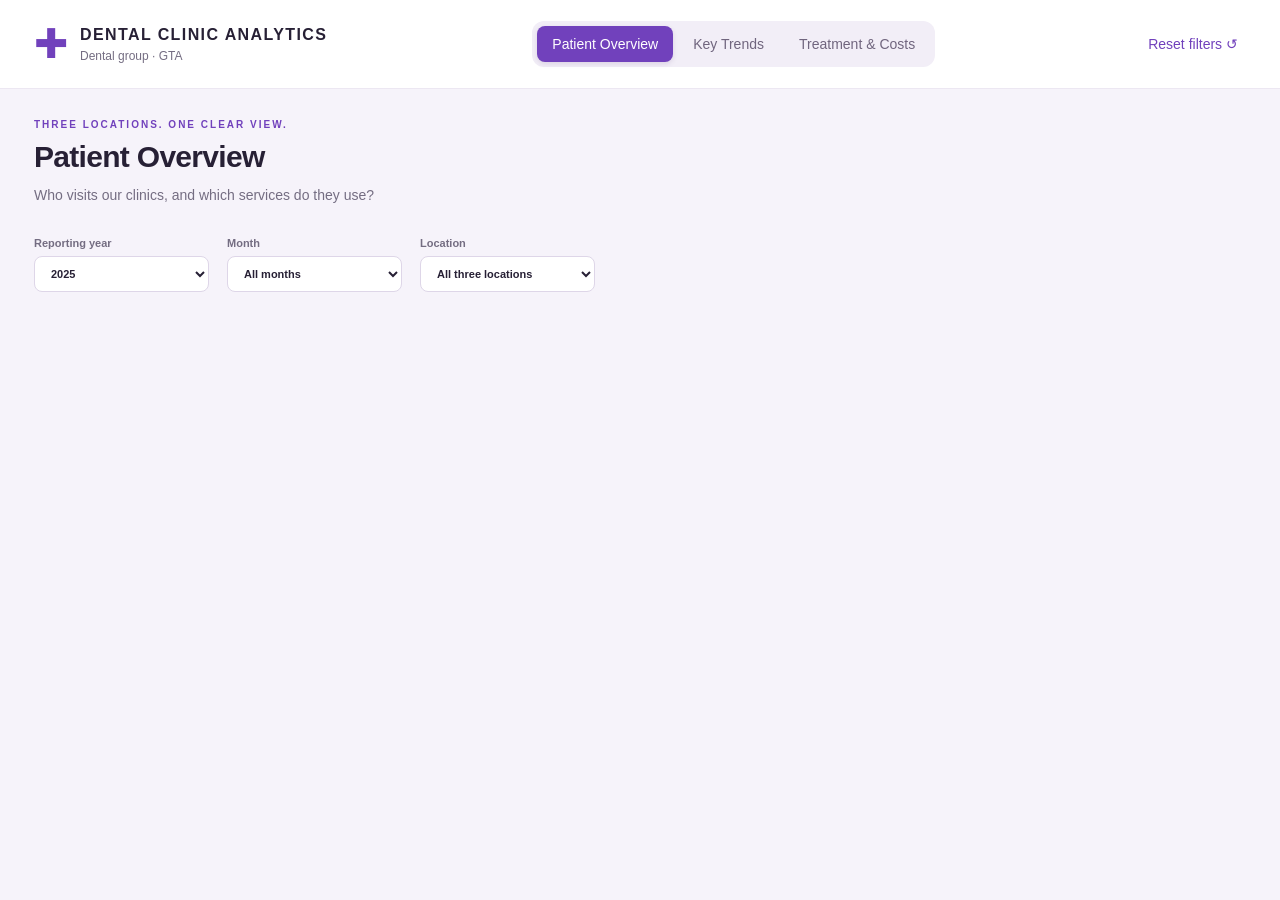
<file: index.html>
<!doctype html><html lang="en"><meta charset="utf-8"><meta http-equiv="refresh" content="0;url=dashboard/index.html"><title>Dental Clinic Analytics</title><a href="dashboard/index.html">Open Dental Clinic Analytics</a></html>
</file>
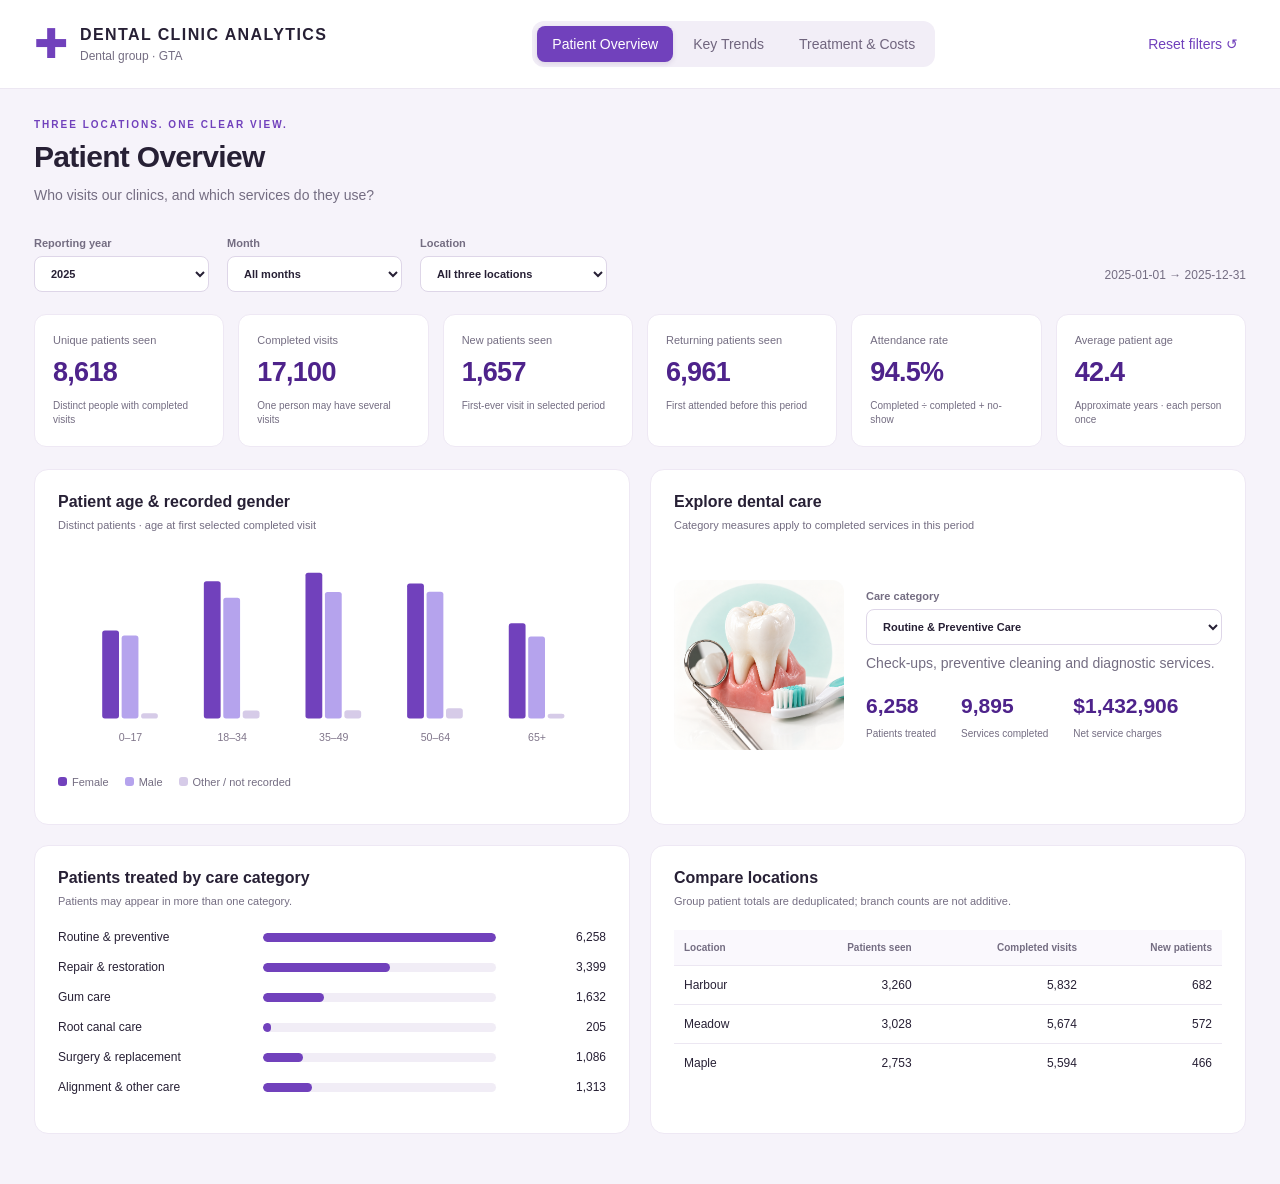
<file: dashboard/index.html>
<!doctype html><html lang="en"><head><meta charset="utf-8"><meta name="viewport" content="width=device-width,initial-scale=1"><title>Dental Clinic Analytics</title><link rel="stylesheet" href="style.css"></head><body>
<header><div class="brand"><span class="brand-mark" aria-hidden="true">✚</span><div><strong>DENTAL CLINIC ANALYTICS</strong><span>Dental group · GTA</span></div></div><nav aria-label="Dashboard pages"><button class="tab active" data-page="overview" aria-current="page">Patient Overview</button><button class="tab" data-page="trends">Key Trends</button><button class="tab" data-page="finance">Treatment &amp; Costs</button></nav><button id="reset" class="quiet">Reset filters ↺</button></header>
<main><div class="heading"><div><div class="eyebrow">THREE LOCATIONS. ONE CLEAR VIEW.</div><h1 id="title">Patient Overview</h1><p id="subtitle">Who visits our clinics, and which services do they use?</p></div></div>
<div class="filters"><label>Reporting year<select id="year"><option value="all">All years</option><option>2024</option><option selected>2025</option></select></label><label>Month<select id="month"><option value="all">All months</option></select></label><label>Location<select id="location"><option value="all">All three locations</option></select></label><div id="period" aria-live="polite"></div></div>
<section id="metrics" class="metrics" aria-label="Key measures"></section>

<div id="content" aria-live="polite"></div>

</main>

<script src="data.js"></script><script src="app.js"></script></body></html>
</file>
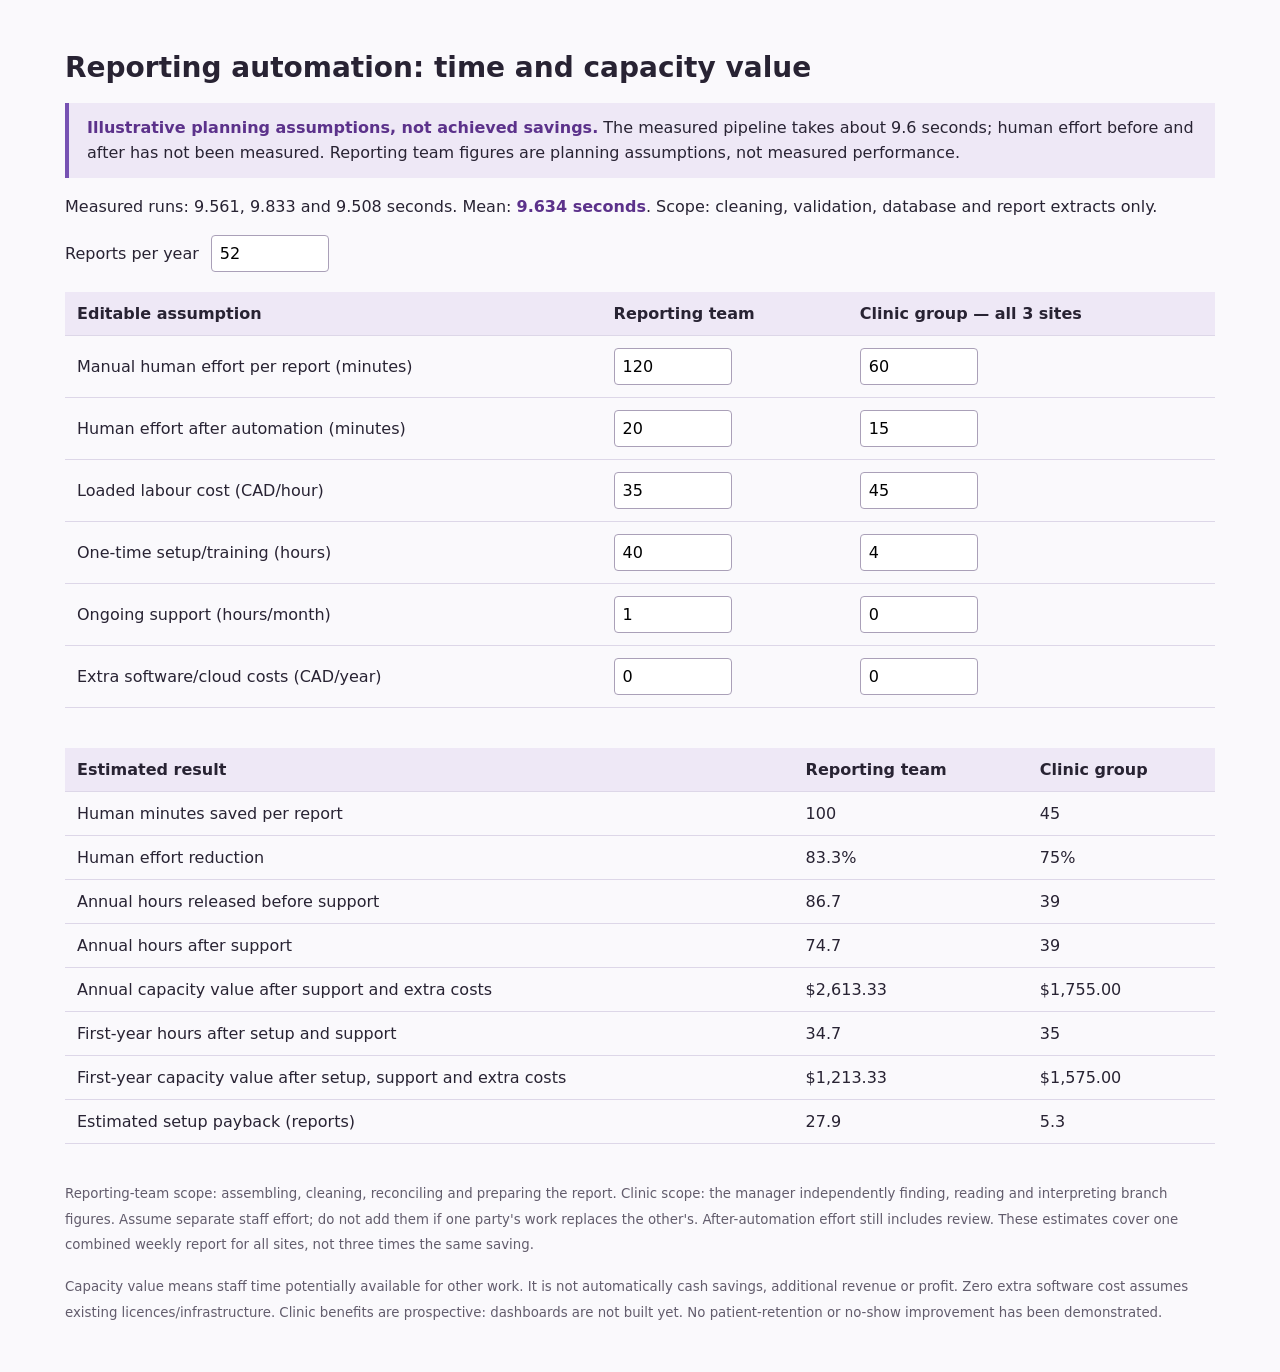
<file: savings-calculator.html>
<!doctype html>
<html lang="en"><meta charset="utf-8"><meta name="viewport" content="width=device-width,initial-scale=1">
<title>Dental analytics — savings estimate</title>
<style>
body{font:16px system-ui,sans-serif;color:#282333;background:#faf9fc;margin:0;padding:32px;max-width:1150px;margin:auto}h1{font-size:28px}p{line-height:1.6}.note{border-left:4px solid #7752b3;padding:12px 18px;background:#eee8f6}table{width:100%;border-collapse:collapse;margin:20px 0}th,td{text-align:left;padding:12px;border-bottom:1px solid #ddd7e8}th{background:#eee8f6}input{font:inherit;width:100px;padding:8px;border:1px solid #aaa0b8;border-radius:4px}label{display:inline-flex;align-items:center;gap:12px;margin-right:25px}strong{color:#5c328b}.scroll{overflow:auto}small{color:#625c6c}@media(max-width:650px){body{padding:16px}th,td{padding:9px}input{width:75px}}
</style>
<h1>Reporting automation: time and capacity value</h1>
<p class="note"><strong>Illustrative planning assumptions, not achieved savings.</strong> The measured pipeline takes about 9.6 seconds; human effort before and after has not been measured. Reporting team figures are planning assumptions, not measured performance.</p>
<p>Measured runs: 9.561, 9.833 and 9.508 seconds. Mean: <strong>9.634 seconds</strong>. Scope: cleaning, validation, database and report extracts only.</p>
<label>Reports per year <input id="weeks" type="number" min="0" value="52" step="1"></label>
<div class="scroll"><table><thead><tr><th>Editable assumption</th><th>Reporting team</th><th>Clinic group — all 3 sites</th></tr></thead><tbody>
<tr><td>Manual human effort per report (minutes)</td><td><input aria-label="Reporting-team manual minutes" id="a_before" type="number" min="0" value="120"></td><td><input aria-label="Clinic manual minutes" id="c_before" type="number" min="0" value="60"></td></tr>
<tr><td>Human effort after automation (minutes)</td><td><input aria-label="Reporting-team automated human minutes" id="a_after" type="number" min="0" value="20"></td><td><input aria-label="Clinic automated human minutes" id="c_after" type="number" min="0" value="15"></td></tr>
<tr><td>Loaded labour cost (CAD/hour)</td><td><input aria-label="Reporting-team labour cost" id="a_rate" type="number" min="0" value="35"></td><td><input aria-label="Clinic labour cost" id="c_rate" type="number" min="0" value="45"></td></tr>
<tr><td>One-time setup/training (hours)</td><td><input aria-label="Reporting-team setup hours" id="a_setup" type="number" min="0" value="40"></td><td><input aria-label="Clinic training hours" id="c_setup" type="number" min="0" value="4"></td></tr>
<tr><td>Ongoing support (hours/month)</td><td><input aria-label="Reporting-team monthly support hours" id="a_support" type="number" min="0" value="1"></td><td><input aria-label="Clinic monthly support hours" id="c_support" type="number" min="0" value="0"></td></tr>
<tr><td>Extra software/cloud costs (CAD/year)</td><td><input aria-label="Reporting-team annual extra costs" id="a_cost" type="number" min="0" value="0"></td><td><input aria-label="Clinic annual extra costs" id="c_cost" type="number" min="0" value="0"></td></tr>
</tbody></table></div>
<div id="error" role="alert"></div>
<div class="scroll"><table><thead><tr><th>Estimated result</th><th>Reporting team</th><th>Clinic group</th></tr></thead><tbody id="results"></tbody></table></div>
<p><small>Reporting-team scope: assembling, cleaning, reconciling and preparing the report. Clinic scope: the manager independently finding, reading and interpreting branch figures. Assume separate staff effort; do not add them if one party's work replaces the other's. After-automation effort still includes review. These estimates cover one combined weekly report for all sites, not three times the same saving.</small></p>
<p><small>Capacity value means staff time potentially available for other work. It is not automatically cash savings, additional revenue or profit. Zero extra software cost assumes existing licences/infrastructure. Clinic benefits are prospective: dashboards are not built yet. No patient-retention or no-show improvement has been demonstrated.</small></p>
<script>
function estimateSavings(x){
 const saved=(x.before-x.after)/60;
 const grossHours=saved*x.weeks;
 const annualHours=grossHours-12*x.support;
 const firstHours=annualHours-x.setup;
 const annualValue=annualHours*x.rate-x.cost;
 const firstValue=firstHours*x.rate-x.cost;
 const perRunNet=x.weeks>0?annualValue/x.weeks:0;
 return {savedMinutes:saved*60,reduction:x.before>0?(x.before-x.after)/x.before:null,grossHours,
 annualHours,annualValue,firstHours,firstValue,payback:perRunNet>0?x.setup*x.rate/perRunNet:null};
}
function update(){
 const weeks=Number(document.getElementById('weeks').value), values={};
 let valid=document.getElementById('weeks').value!==''&&Number.isFinite(weeks)&&weeks>=0;
 for(const prefix of ['a','c']){
  const x={weeks};
  for(const k of ['before','after','rate','setup','support','cost']){
   const raw=document.getElementById(prefix+'_'+k).value;
   x[k]=Number(raw); if(raw===''||!Number.isFinite(x[k])||x[k]<0)valid=false;
  }
  values[prefix]=estimateSavings(x);
 }
 document.getElementById('error').textContent=valid?'':'Enter a non-negative number in every field.';
 if(!valid){document.getElementById('results').textContent='';return;}
 const number=v=>v.toLocaleString('en-CA',{maximumFractionDigits:1});
 const money=v=>v.toLocaleString('en-CA',{style:'currency',currency:'CAD'});
 const rows=[['Human minutes saved per report','savedMinutes',number],['Human effort reduction','reduction',v=>v===null?'Not applicable':number(v*100)+'%'],
 ['Annual hours released before support','grossHours',number],['Annual hours after support','annualHours',number],
 ['Annual capacity value after support and extra costs','annualValue',money],['First-year hours after setup and support','firstHours',number],
 ['First-year capacity value after setup, support and extra costs','firstValue',money],['Estimated setup payback (reports)','payback',v=>v===null?'No positive payback':number(v)]];
 document.getElementById('results').innerHTML=rows.map(([label,key,fmt])=>'<tr><td>'+label+'</td><td>'+fmt(values.a[key])+'</td><td>'+fmt(values.c[key])+'</td></tr>').join('');
}
document.querySelectorAll('input').forEach(x=>x.addEventListener('input',update));update();
</script></html>
</file>
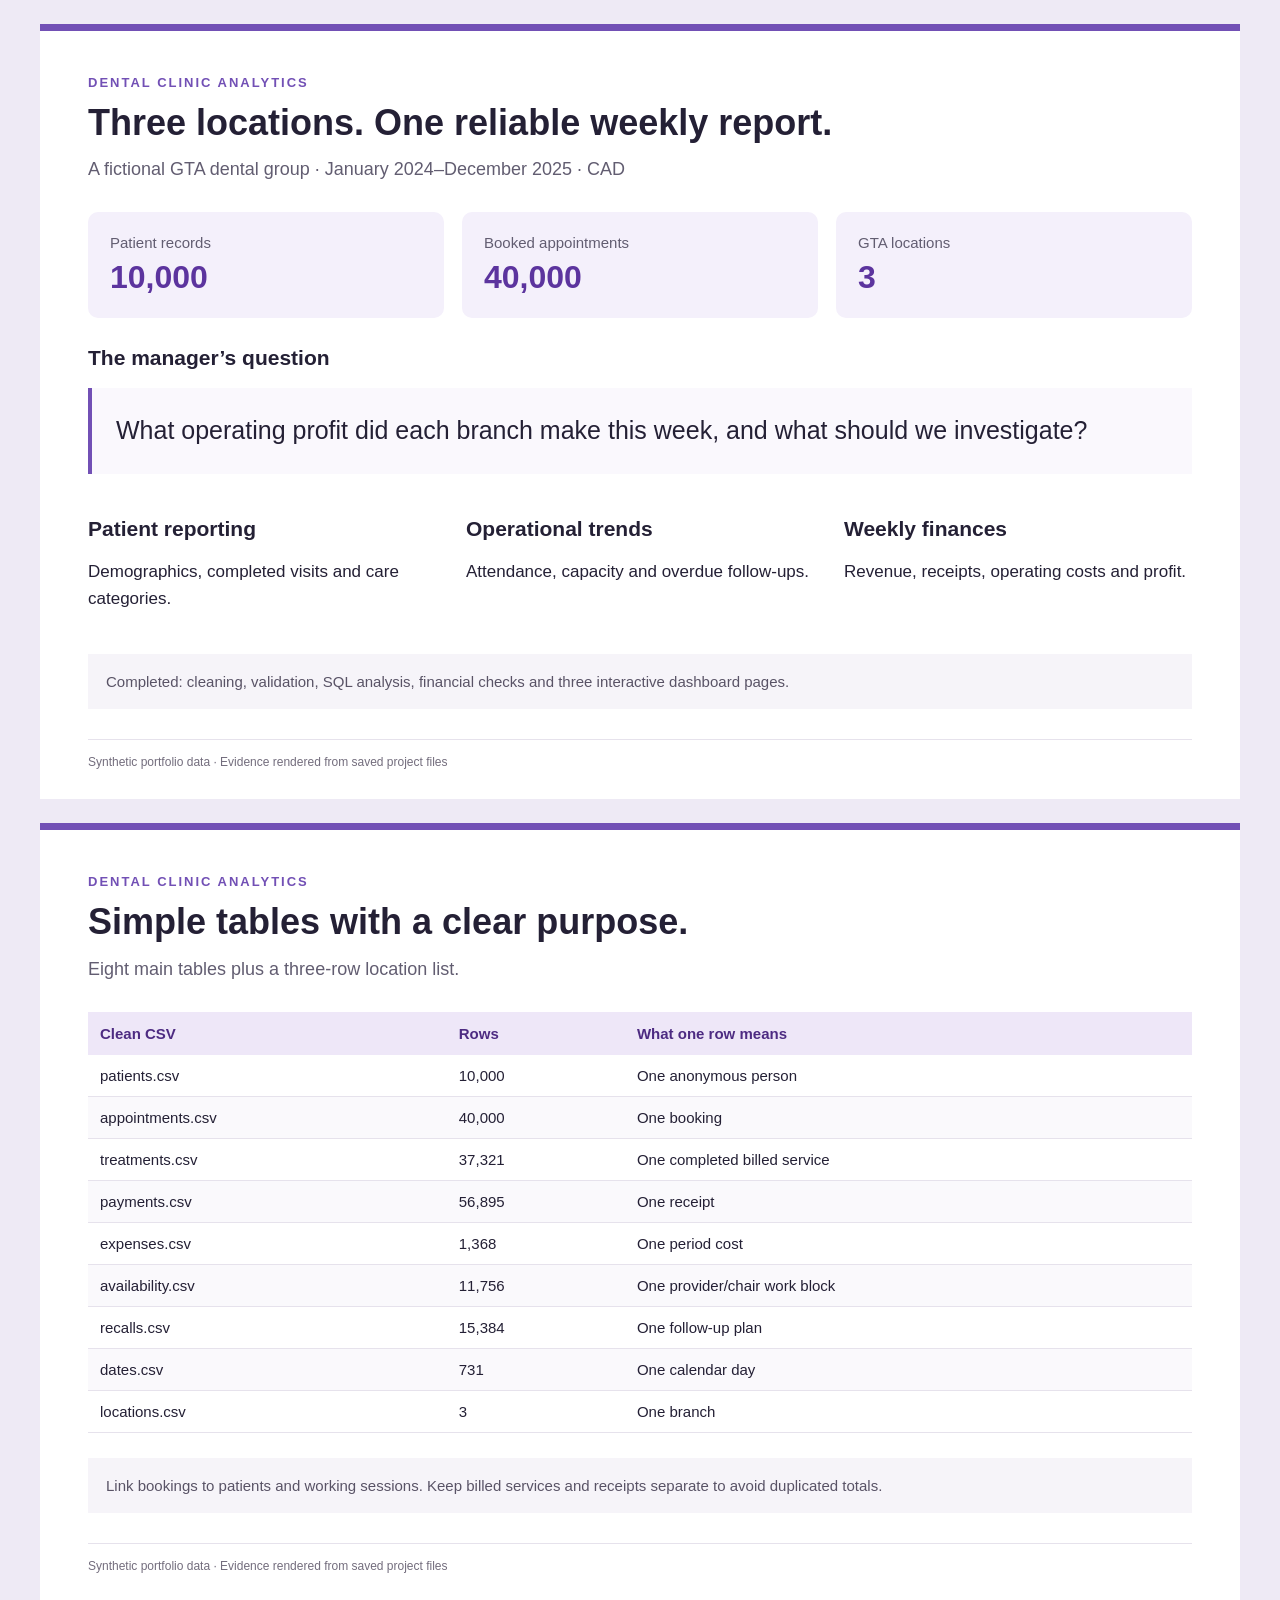
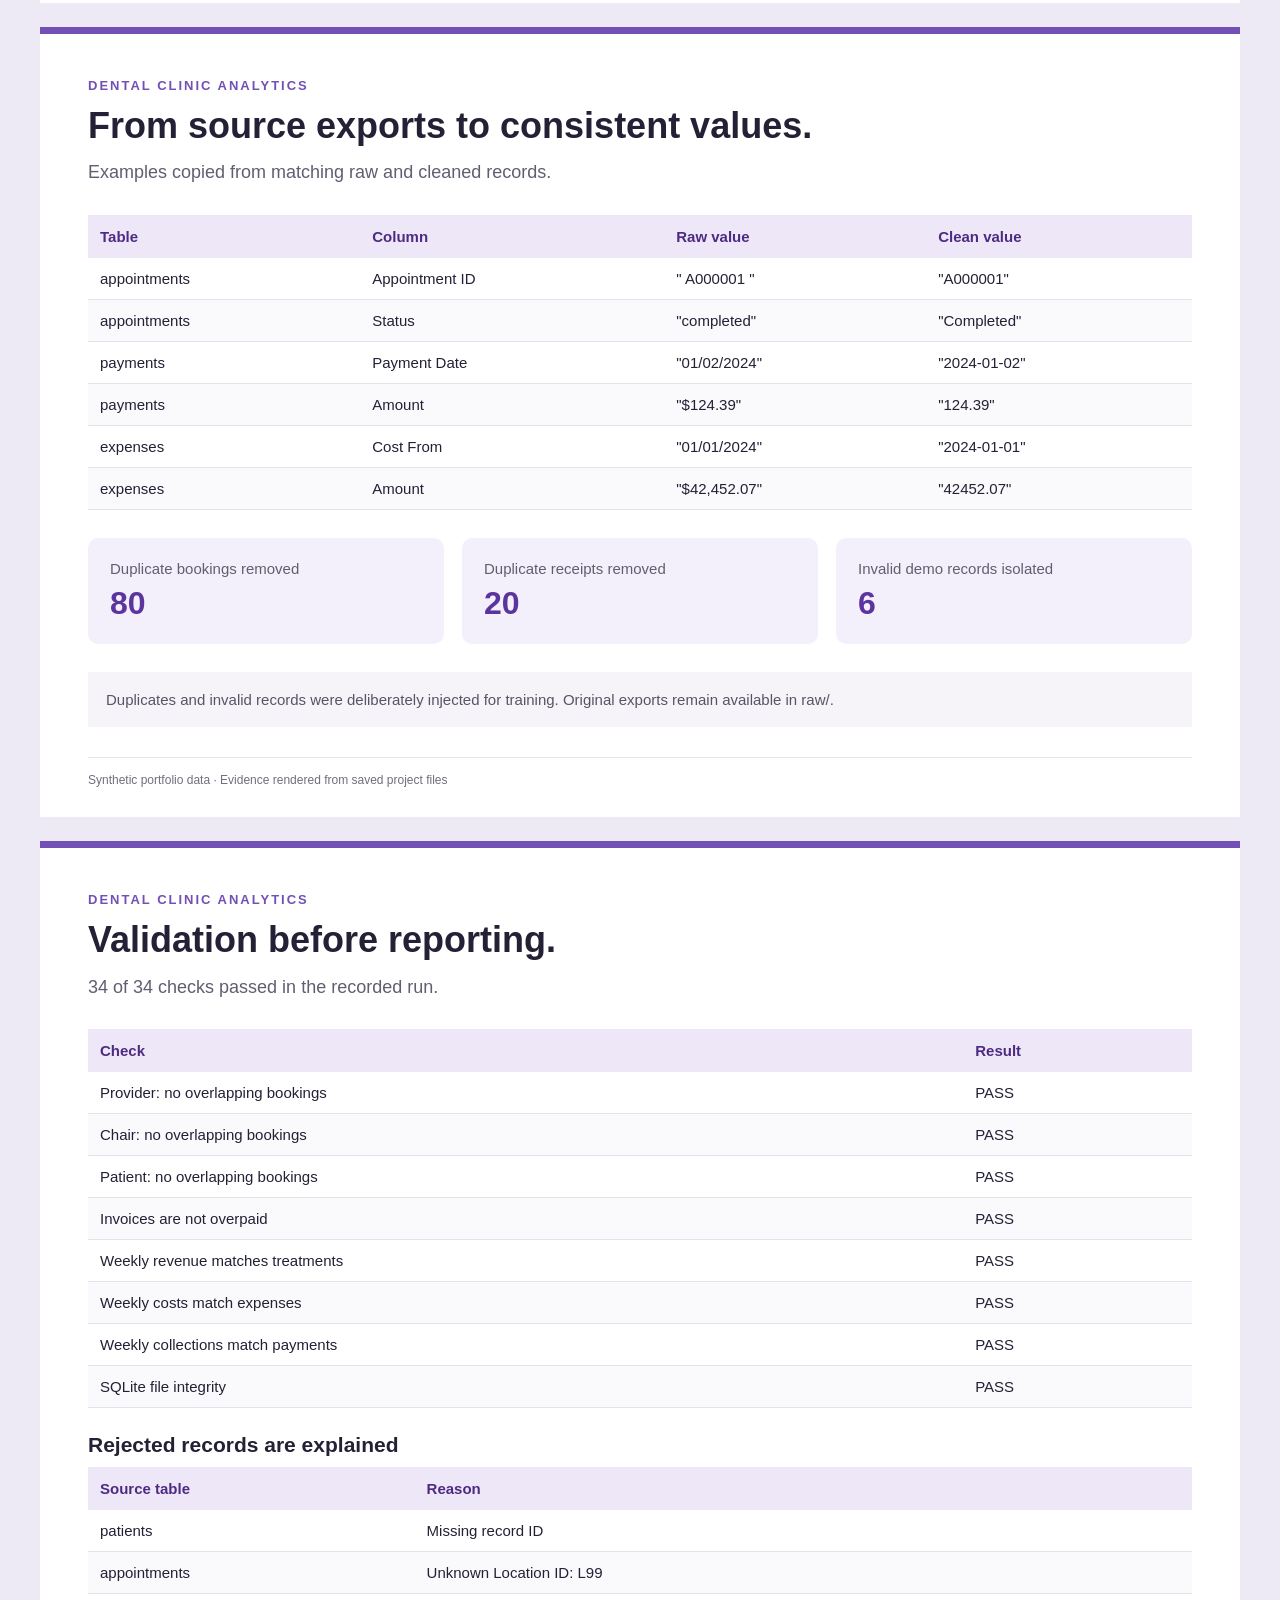
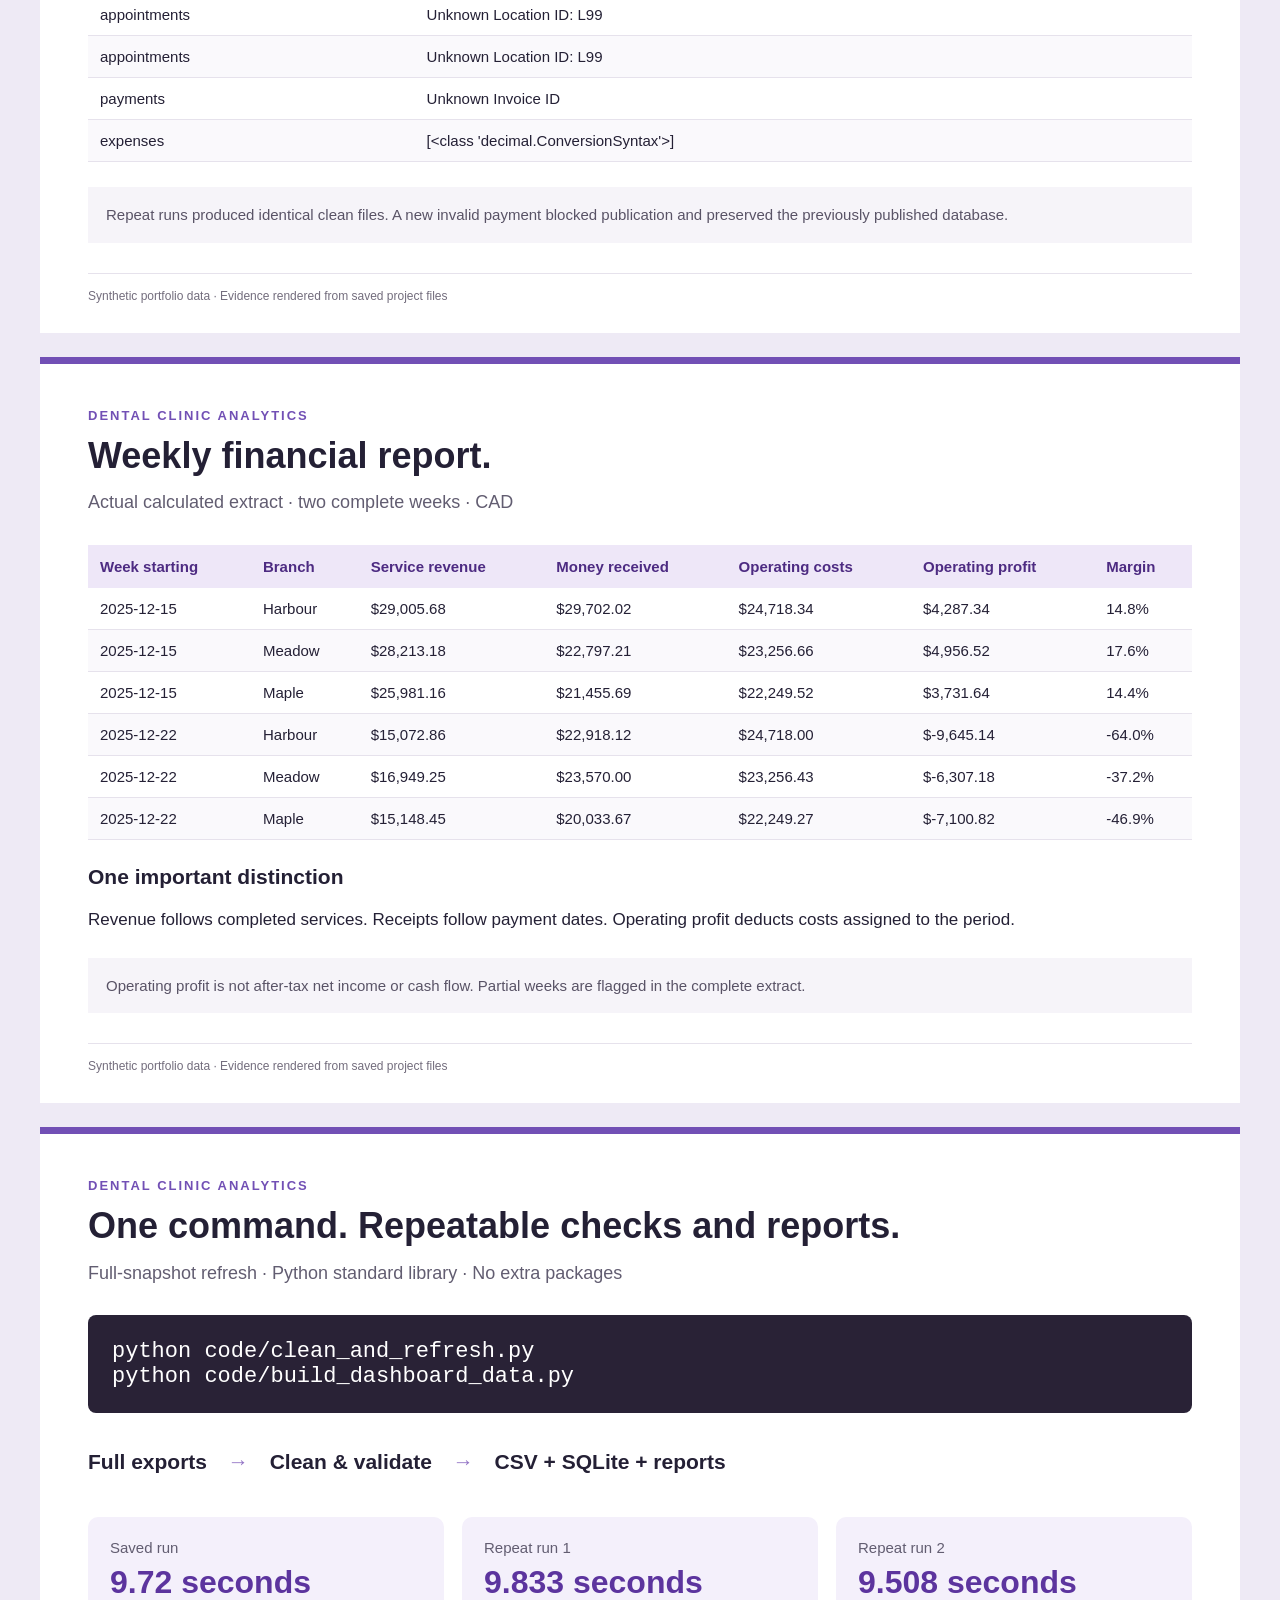
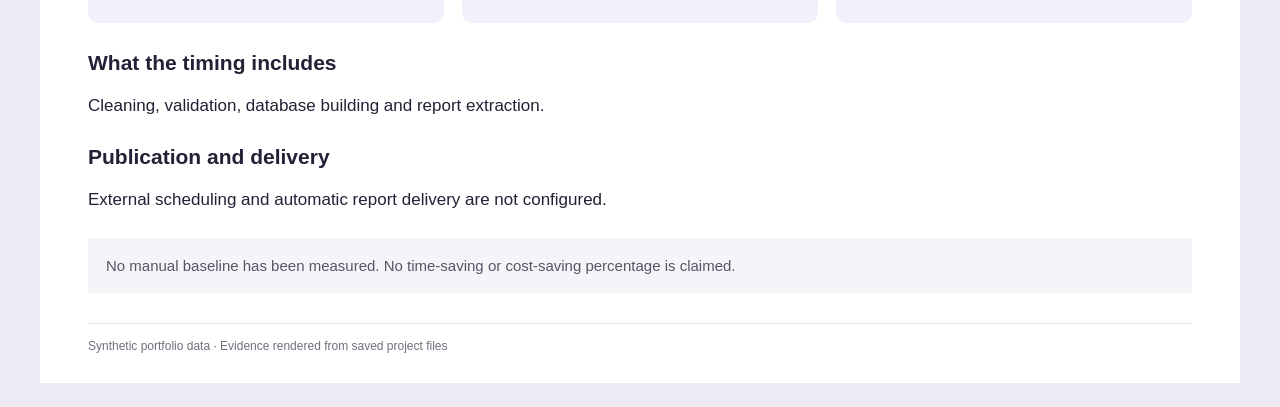
<file: docs/evidence.html>
<!doctype html><html lang="en"><meta charset="utf-8"><title>Dental analytics — saved evidence</title><style>*{box-sizing:border-box}body{margin:0;background:#eeeaf5;color:#242035;font:17px -apple-system,BlinkMacSystemFont,"Segoe UI",sans-serif}section{width:1200px;background:#fff;margin:24px auto;padding:44px 48px 30px;border-top:7px solid #7250b5}h1{font-size:36px;line-height:1.15;margin:12px 0}h2{font-size:21px;margin:25px 0 10px}.eyebrow{font-size:13px;letter-spacing:2px;font-weight:700;color:#7250b5}.subtitle{color:#625d71;margin:0 0 28px;font-size:18px}.metrics{display:flex;gap:18px;margin:28px 0}.metric{flex:1;background:#f4f0fb;border-radius:10px;padding:22px}.metric div{font-size:15px;color:#625d71}.metric strong{display:block;font-size:32px;margin-top:8px;color:#5c349e}.columns{display:flex;gap:30px}.columns>div{flex:1}p{line-height:1.6}blockquote{margin:18px 0;padding:24px;border-left:4px solid #7250b5;background:#faf8fd;font-size:25px;line-height:1.5}table{width:100%;border-collapse:collapse;font-size:15px;table-layout:auto}th{text-align:left;background:#eee7f8;padding:13px 12px;color:#4d2b82}td{padding:12px;border-bottom:1px solid #e6e2ec;overflow-wrap:anywhere}tbody tr:nth-child(even){background:#faf9fc}.note{background:#f6f4f9;padding:16px 18px;color:#595366;font-size:15px;line-height:1.55;margin-top:25px}pre{font-size:22px;padding:24px;background:#292236;color:#fff;border-radius:8px}.flow{padding:15px 0;font-size:21px;font-weight:600}.flow span{padding:0 15px;color:#9476c6}footer{border-top:1px solid #e6e2ec;margin-top:30px;padding-top:15px;font-size:12px;color:#736d7d}</style><body><section id="01-project-scope"><div class="eyebrow">DENTAL CLINIC ANALYTICS</div><h1>Three locations. One reliable weekly report.</h1><p class="subtitle">A fictional GTA dental group · January 2024–December 2025 · CAD</p><div class="metrics"><div class="metric"><div>Patient records</div><strong>10,000</strong></div><div class="metric"><div>Booked appointments</div><strong>40,000</strong></div><div class="metric"><div>GTA locations</div><strong>3</strong></div></div><h2>The manager’s question</h2><blockquote>What operating profit did each branch make this week, and what should we investigate?</blockquote><div class="columns"><div><h2>Patient reporting</h2><p>Demographics, completed visits and care categories.</p></div><div><h2>Operational trends</h2><p>Attendance, capacity and overdue follow-ups.</p></div><div><h2>Weekly finances</h2><p>Revenue, receipts, operating costs and profit.</p></div></div><p class="note">Completed: cleaning, validation, SQL analysis, financial checks and three interactive dashboard pages.</p><footer>Synthetic portfolio data · Evidence rendered from saved project files</footer></section><section id="02-data-tables"><div class="eyebrow">DENTAL CLINIC ANALYTICS</div><h1>Simple tables with a clear purpose.</h1><p class="subtitle">Eight main tables plus a three-row location list.</p><table><thead><tr><th>Clean CSV</th><th>Rows</th><th>What one row means</th></tr></thead><tbody><tr><td>patients.csv</td><td>10,000</td><td>One anonymous person</td></tr><tr><td>appointments.csv</td><td>40,000</td><td>One booking</td></tr><tr><td>treatments.csv</td><td>37,321</td><td>One completed billed service</td></tr><tr><td>payments.csv</td><td>56,895</td><td>One receipt</td></tr><tr><td>expenses.csv</td><td>1,368</td><td>One period cost</td></tr><tr><td>availability.csv</td><td>11,756</td><td>One provider/chair work block</td></tr><tr><td>recalls.csv</td><td>15,384</td><td>One follow-up plan</td></tr><tr><td>dates.csv</td><td>731</td><td>One calendar day</td></tr><tr><td>locations.csv</td><td>3</td><td>One branch</td></tr></tbody></table><p class="note">Link bookings to patients and working sessions. Keep billed services and receipts separate to avoid duplicated totals.</p><footer>Synthetic portfolio data · Evidence rendered from saved project files</footer></section><section id="03-cleaning-examples"><div class="eyebrow">DENTAL CLINIC ANALYTICS</div><h1>From source exports to consistent values.</h1><p class="subtitle">Examples copied from matching raw and cleaned records.</p><table><thead><tr><th>Table</th><th>Column</th><th>Raw value</th><th>Clean value</th></tr></thead><tbody><tr><td>appointments</td><td>Appointment ID</td><td>&quot; A000001 &quot;</td><td>&quot;A000001&quot;</td></tr><tr><td>appointments</td><td>Status</td><td>&quot;completed&quot;</td><td>&quot;Completed&quot;</td></tr><tr><td>payments</td><td>Payment Date</td><td>&quot;01/02/2024&quot;</td><td>&quot;2024-01-02&quot;</td></tr><tr><td>payments</td><td>Amount</td><td>&quot;$124.39&quot;</td><td>&quot;124.39&quot;</td></tr><tr><td>expenses</td><td>Cost From</td><td>&quot;01/01/2024&quot;</td><td>&quot;2024-01-01&quot;</td></tr><tr><td>expenses</td><td>Amount</td><td>&quot;$42,452.07&quot;</td><td>&quot;42452.07&quot;</td></tr></tbody></table><div class="metrics"><div class="metric"><div>Duplicate bookings removed</div><strong>80</strong></div><div class="metric"><div>Duplicate receipts removed</div><strong>20</strong></div><div class="metric"><div>Invalid demo records isolated</div><strong>6</strong></div></div><p class="note">Duplicates and invalid records were deliberately injected for training. Original exports remain available in raw/.</p><footer>Synthetic portfolio data · Evidence rendered from saved project files</footer></section><section id="04-quality-checks"><div class="eyebrow">DENTAL CLINIC ANALYTICS</div><h1>Validation before reporting.</h1><p class="subtitle">34 of 34 checks passed in the recorded run.</p><table><thead><tr><th>Check</th><th>Result</th></tr></thead><tbody><tr><td>Provider: no overlapping bookings</td><td>PASS</td></tr><tr><td>Chair: no overlapping bookings</td><td>PASS</td></tr><tr><td>Patient: no overlapping bookings</td><td>PASS</td></tr><tr><td>Invoices are not overpaid</td><td>PASS</td></tr><tr><td>Weekly revenue matches treatments</td><td>PASS</td></tr><tr><td>Weekly costs match expenses</td><td>PASS</td></tr><tr><td>Weekly collections match payments</td><td>PASS</td></tr><tr><td>SQLite file integrity</td><td>PASS</td></tr></tbody></table><h2>Rejected records are explained</h2><table><thead><tr><th>Source table</th><th>Reason</th></tr></thead><tbody><tr><td>patients</td><td>Missing record ID</td></tr><tr><td>appointments</td><td>Unknown Location ID: L99</td></tr><tr><td>appointments</td><td>Unknown Location ID: L99</td></tr><tr><td>appointments</td><td>Unknown Location ID: L99</td></tr><tr><td>payments</td><td>Unknown Invoice ID</td></tr><tr><td>expenses</td><td>[&lt;class &#x27;decimal.ConversionSyntax&#x27;&gt;]</td></tr></tbody></table><p class="note">Repeat runs produced identical clean files. A new invalid payment blocked publication and preserved the previously published database.</p><footer>Synthetic portfolio data · Evidence rendered from saved project files</footer></section><section id="05-weekly-report"><div class="eyebrow">DENTAL CLINIC ANALYTICS</div><h1>Weekly financial report.</h1><p class="subtitle">Actual calculated extract · two complete weeks · CAD</p><table><thead><tr><th>Week starting</th><th>Branch</th><th>Service revenue</th><th>Money received</th><th>Operating costs</th><th>Operating profit</th><th>Margin</th></tr></thead><tbody><tr><td>2025-12-15</td><td>Harbour</td><td>$29,005.68</td><td>$29,702.02</td><td>$24,718.34</td><td>$4,287.34</td><td>14.8%</td></tr><tr><td>2025-12-15</td><td>Meadow</td><td>$28,213.18</td><td>$22,797.21</td><td>$23,256.66</td><td>$4,956.52</td><td>17.6%</td></tr><tr><td>2025-12-15</td><td>Maple</td><td>$25,981.16</td><td>$21,455.69</td><td>$22,249.52</td><td>$3,731.64</td><td>14.4%</td></tr><tr><td>2025-12-22</td><td>Harbour</td><td>$15,072.86</td><td>$22,918.12</td><td>$24,718.00</td><td>$-9,645.14</td><td>-64.0%</td></tr><tr><td>2025-12-22</td><td>Meadow</td><td>$16,949.25</td><td>$23,570.00</td><td>$23,256.43</td><td>$-6,307.18</td><td>-37.2%</td></tr><tr><td>2025-12-22</td><td>Maple</td><td>$15,148.45</td><td>$20,033.67</td><td>$22,249.27</td><td>$-7,100.82</td><td>-46.9%</td></tr></tbody></table><h2>One important distinction</h2><p>Revenue follows completed services. Receipts follow payment dates. Operating profit deducts costs assigned to the period.</p><p class="note">Operating profit is not after-tax net income or cash flow. Partial weeks are flagged in the complete extract.</p><footer>Synthetic portfolio data · Evidence rendered from saved project files</footer></section><section id="06-automation"><div class="eyebrow">DENTAL CLINIC ANALYTICS</div><h1>One command. Repeatable checks and reports.</h1><p class="subtitle">Full-snapshot refresh · Python standard library · No extra packages</p><pre>python code/clean_and_refresh.py<br>python code/build_dashboard_data.py</pre><div class="flow">Full exports <span>→</span> Clean &amp; validate <span>→</span> CSV + SQLite + reports</div><div class="metrics"><div class="metric"><div>Saved run</div><strong>9.72 seconds</strong></div><div class="metric"><div>Repeat run 1</div><strong>9.833 seconds</strong></div><div class="metric"><div>Repeat run 2</div><strong>9.508 seconds</strong></div></div><h2>What the timing includes</h2><p>Cleaning, validation, database building and report extraction.</p><h2>Publication and delivery</h2><p>External scheduling and automatic report delivery are not configured.</p><p class="note">No manual baseline has been measured. No time-saving or cost-saving percentage is claimed.</p><footer>Synthetic portfolio data · Evidence rendered from saved project files</footer></section></body></html>
</file>
<file: dashboard/style.css>
:root{--purple:#7141bc;--deep:#4e238b;--lavender:#b5a3ed;--ink:#272035;--muted:#746d82;--line:#ece7f2;--bg:#f6f3fa}*{box-sizing:border-box}body{font:14px -apple-system,BlinkMacSystemFont,"Segoe UI",sans-serif;background:var(--bg);color:var(--ink);margin:0}button,select{font:inherit}button{cursor:pointer;border:0;border-radius:8px;padding:10px 15px;background:var(--purple);color:white}button:hover{filter:brightness(.95)}button:focus-visible,select:focus-visible{outline:3px solid #b49cda;outline-offset:3px}header{background:white;display:flex;align-items:center;justify-content:space-between;gap:25px;padding:20px 34px;border-bottom:1px solid var(--line)}.brand{display:flex;align-items:center;gap:12px;white-space:nowrap}.brand-mark{font-size:41px;color:var(--purple)}.brand strong{font-size:16px;letter-spacing:1.4px}.brand div>span{display:block;color:var(--muted);font-size:12px;margin-top:5px}nav{display:flex;gap:5px;background:#f2eef7;padding:5px;border-radius:12px}.tab{background:transparent;color:#70657e}.tab.active{background:var(--purple);color:white;box-shadow:0 2px 5px #48236a20}.quiet{color:var(--purple);background:transparent;padding:8px}main{max-width:1500px;margin:auto;padding:30px 34px}.heading{display:flex;justify-content:space-between;align-items:center;gap:20px;margin-bottom:24px}.eyebrow{font-size:10px;letter-spacing:2px;color:var(--purple);font-weight:700}h1{font-size:30px;letter-spacing:-.7px;margin:10px 0}p{color:var(--muted);line-height:1.6;margin:7px 0}.badge{background:#eee7f8;padding:12px 18px;border-radius:10px;color:var(--deep);font-size:12px}.badge span{display:block;color:var(--muted);font-size:11px;margin-top:6px}.filters{display:flex;align-items:end;gap:18px;margin:22px 0}label{font-size:11px;font-weight:600;color:var(--muted);display:flex;flex-direction:column;gap:7px}select{min-width:175px;border:1px solid #ded6e8;border-radius:8px;background:white;color:var(--ink);padding:10px 35px 10px 12px}#period{margin-left:auto;font-size:12px;color:var(--muted);padding-bottom:10px}.metrics{display:grid;grid-template-columns:repeat(6,minmax(0,1fr));gap:14px;margin-bottom:22px}.metric{background:white;padding:19px 18px;border-radius:12px;border:1px solid #eee8f4}.metric .label{font-size:11px;color:var(--muted)}.metric strong{display:block;font-size:27px;letter-spacing:-.7px;margin:11px 0;color:var(--deep);font-weight:650}.metric small{font-size:10px;color:var(--muted);line-height:1.4;display:block}.grid{display:grid;grid-template-columns:1fr 1fr;gap:20px;margin-bottom:20px}.panel{background:white;border-radius:14px;padding:23px;min-width:0;border:1px solid #eee8f4}.panel h2{font-size:16px;font-weight:650;margin:0 0 6px}.panel .sub{font-size:11px;margin:0 0 20px}.chart{width:100%;height:auto;display:block}.care{display:flex;gap:22px;align-items:center;min-height:220px}.care img{width:170px;height:170px;object-fit:contain;border-radius:12px}.care select{max-width:100%;min-width:0;width:100%}.care-info{flex:1;min-width:0}.care-numbers{display:flex;gap:25px;margin-top:20px}.care-numbers strong{display:block;font-size:21px;color:var(--deep);margin-bottom:6px}.care-numbers span{font-size:10px;color:var(--muted)}table{width:100%;border-collapse:collapse;font-size:12px}th{text-align:left;font-weight:600;color:var(--muted);font-size:10px;background:#faf8fd}td,th{padding:12px 10px;border-bottom:1px solid var(--line)}td.num,th.num{text-align:right;font-variant-numeric:tabular-nums}tr:last-child td{border-bottom:0}.table-scroll{overflow:auto}.legend{display:flex;flex-wrap:wrap;gap:16px;font-size:11px;margin:13px 0;color:var(--muted)}.dot{display:inline-block;width:9px;height:9px;border-radius:3px;margin-right:5px}.bar-row{display:grid;grid-template-columns:minmax(115px,190px) 1fr 95px;gap:15px;align-items:center;margin:16px 0;font-size:12px}.bar-track{height:9px;background:#f1edf6;border-radius:9px;overflow:hidden}.bar-fill{height:100%;background:var(--purple);border-radius:9px}.bar-row .value{text-align:right;font-variant-numeric:tabular-nums}.notice{font-size:11px;color:var(--muted);padding:10px 0;line-height:1.6}.panel-head{display:flex;justify-content:space-between;gap:20px;align-items:start}.empty{padding:70px 20px;text-align:center;color:var(--muted)}.heat td{text-align:center;border:4px solid white;border-radius:8px;padding:10px;min-width:65px}.heat td:first-child{background:white!important;text-align:left}.negative{color:#ad3356}.full{grid-column:1/-1}footer{display:flex;justify-content:space-between;align-items:center;color:var(--muted);font-size:11px;margin-top:27px}dialog{border:1px solid var(--line);border-radius:16px;max-width:700px;padding:28px;color:var(--ink)}dialog::backdrop{background:#21152c77}dialog li{line-height:1.6;margin:8px 0}dialog p{font-size:13px}.clickable{cursor:pointer}.clickable:hover{opacity:.75}@media(max-width:1050px){header{flex-wrap:wrap;padding:16px 20px}.metrics{grid-template-columns:repeat(3,1fr)}.care{flex-direction:column;align-items:stretch}.care img{align-self:center}.metric strong{font-size:25px}}@media(max-width:700px){main{padding:22px 15px}.heading{align-items:start}.badge{max-width:160px}.filters{flex-wrap:wrap;gap:12px}select{min-width:140px}#period{margin:0;width:100%}.grid{grid-template-columns:1fr}.metrics{grid-template-columns:repeat(2,1fr)}nav{width:100%;order:3;justify-content:space-between}.tab{font-size:11px;padding:9px}.care{flex-direction:row}.care img{width:120px;height:120px}.care-numbers{gap:12px;flex-wrap:wrap}.care-numbers strong{font-size:18px}.bar-row{grid-template-columns:100px 1fr 70px;gap:10px;font-size:11px}footer{align-items:start;gap:15px}}

.comparison-panel{display:grid;grid-template-columns:1.2fr 1fr 1fr 1.2fr;gap:20px;padding:18px 22px;background:#eee7f7;border-radius:12px;margin:0 0 22px;font-size:12px}.comparison-panel strong,.comparison-panel b{display:block;font-size:12px;margin-bottom:8px}.comparison-panel span{display:block;color:#645572;line-height:1.6}@media(max-width:900px){.comparison-panel{grid-template-columns:1fr 1fr}}@media(max-width:550px){.comparison-panel{grid-template-columns:1fr}}
</file>
